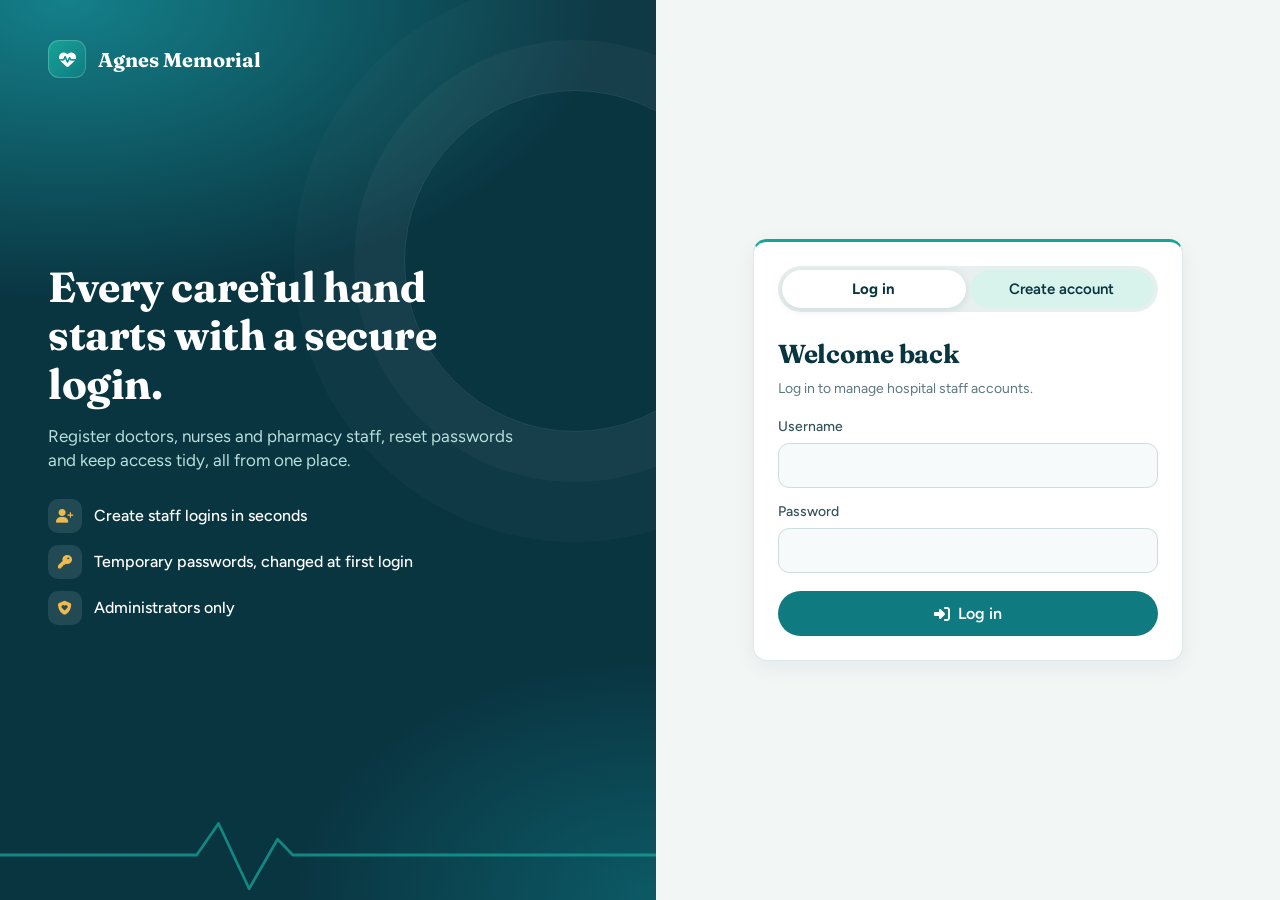
<file: staff/index.html>
<!DOCTYPE html>
<html lang="en">
<head>
<meta charset="UTF-8">
<meta name="viewport" content="width=device-width, initial-scale=1.0">
<title>Staff Portal - Agnes Memorial</title>
<meta name="theme-color" content="#093541">
<link rel="manifest" href="manifest.json">
<link rel="icon" type="image/png" href="icon-192.png">
<link rel="apple-touch-icon" href="icon-192.png">
<meta name="apple-mobile-web-app-capable" content="yes">
<meta name="mobile-web-app-capable" content="yes">
<meta name="apple-mobile-web-app-title" content="Agnes Staff">
<meta name="apple-mobile-web-app-status-bar-style" content="black-translucent">

<link rel="preconnect" href="https://fonts.googleapis.com">
<link rel="preconnect" href="https://fonts.gstatic.com" crossorigin>
<link href="https://fonts.googleapis.com/css2?family=Figtree:wght@400;500;600;700&family=Fraunces:opsz,wght@9..144,600;9..144,700&display=swap" rel="stylesheet">
<link rel="stylesheet" href="staff-portal.css">
<link rel="stylesheet" href="https://cdnjs.cloudflare.com/ajax/libs/font-awesome/6.7.2/css/all.min.css">
</head>
<body>
<div class="install-banner no-print" id="installBanner" hidden>
  <img src="icon-192.png" alt="" width="44" height="44">
  <div class="ib-text">
    <strong>Install Agnes Staff</strong>
    <span id="ibText">Open the portal like an app, straight from your home screen.</span>
  </div>
  <button class="btn js-install" id="ibInstall" type="button"><i class="fa fa-download"></i> Install</button>
  <button class="ib-close" id="ibClose" type="button" aria-label="Dismiss"><i class="fa fa-xmark"></i></button>
</div>
<header class="top no-print">
  <div class="brand"><span class="mark"><i class="fa-solid fa-heart-pulse"></i></span> Agnes Memorial <small>Staff Portal</small></div>
  <nav id="topNav" hidden>
    <span id="who"></span>
    <button class="btn js-install" type="button" hidden><i class="fa fa-download"></i> Install app</button>
    <button class="btn" id="logoutBtn"><i class="fa fa-right-from-bracket"></i> Log out</button>
    <button class="btn danger" id="deleteAccBtn"><i class="fa fa-user-xmark"></i> Delete account</button>
  </nav>
</header>

<main class="no-print">
  <!-- Portal login / sign-up -->
  <section class="auth" id="authSection">
    <aside class="auth-art">
      <div class="brand"><span class="mark"><i class="fa-solid fa-heart-pulse"></i></span> Agnes Memorial</div>
      <div class="art-copy">
        <h1>Every careful hand starts with a secure login.</h1>
        <p>Register doctors, nurses and pharmacy staff, reset passwords and keep access tidy, all from one place.</p>
        <ul>
          <li><i class="fa-solid fa-user-plus"></i> Create staff logins in seconds</li>
          <li><i class="fa-solid fa-key"></i> Temporary passwords, changed at first login</li>
          <li><i class="fa-solid fa-shield-heart"></i> Administrators only</li>
        </ul>
      </div>
      <svg class="pulse" viewBox="0 0 600 80" preserveAspectRatio="none" aria-hidden="true"><path d="M0 40h180l20-28 28 58 26-44 14 14h332" fill="none" stroke="currentColor" stroke-width="2.5" stroke-linecap="round" stroke-linejoin="round"/></svg>
    </aside>
    <div class="auth-panel">
      <div class="card auth-card">
        <div class="tabs">
          <button class="btn" id="tabLogin" type="button">Log in</button>
          <button class="btn ghost" id="tabSignup" type="button">Create account</button>
        </div>
        <form id="loginForm">
          <h2>Welcome back</h2>
          <p class="hint">Log in to manage hospital staff accounts.</p>
          <label>Username<input id="lUser" autocomplete="username" autocapitalize="none" required></label>
          <label>Password<input id="lPass" type="password" autocomplete="current-password" required></label>
          <p id="lMsg" class="error" role="alert"></p>
          <button class="btn block" type="submit" id="lBtn"><i class="fa fa-right-to-bracket"></i> Log in</button>
        </form>
        <form id="signupForm" hidden>
          <h2>Create portal account</h2>
          <p class="hint">For administrators who register hospital staff. You need the registration code from the system owner.</p>
          <label>Full name<input id="sName" maxlength="150" required></label>
          <label>Username<input id="sUser" autocomplete="username" autocapitalize="none" maxlength="60" required></label>
          <label>Password (8+ characters, letters and numbers)<input id="sPass" type="password" autocomplete="new-password" minlength="8" required></label>
          <label>Registration code<input id="sCode" type="password" autocomplete="off" required></label>
          <p id="sMsg" class="error" role="alert"></p>
          <button class="btn block" type="submit" id="sBtn"><i class="fa fa-user-plus"></i> Create account</button>
        </form>
        <button class="btn ghost block js-install" type="button" hidden><i class="fa fa-download"></i> Install app on this device</button>
        <p class="hint ios-hint" id="iosHint" hidden><i class="fa-solid fa-arrow-up-from-bracket"></i> To install on iPhone: tap Share, then Add to Home Screen.</p>
      </div>
    </div>
  </section>

  <!-- Dashboard -->
  <section id="appSection" hidden>
    <div class="hero">
      <div>
        <h1>Staff accounts</h1>
        <p>Register new hospital staff and keep existing logins under control.</p>
      </div>
      <div class="stats">
        <div class="stat"><i class="fa-solid fa-user-doctor"></i><b id="stEmp">0</b><span>Employees</span></div>
        <div class="stat"><i class="fa-solid fa-key"></i><b id="stReq">0</b><span>Password requests</span></div>
      </div>
    </div>
    <div class="card">
      <h2><i class="fa-solid fa-user-plus"></i> Register hospital staff login</h2>
      <p class="hint">These are the details the employee uses on the hospital login page. They will be asked to choose their own password at first login.</p>
      <form id="empForm" class="grid">
        <label>Username<input id="eUser" autocapitalize="none" maxlength="60" required></label>
        <label>Email<input id="eEmail" type="email" maxlength="191" required></label>
        <label>Full name (optional)<input id="eName" maxlength="150"></label>
        <label>Role
          <select id="eRole" required>
            <option value="" disabled selected>Select role</option>
            <option>Admin</option><option>Doctor</option><option>Nurse</option>
            <option>Receptionist</option><option>Pharmacist</option><option>Laboratory</option>
          </select>
        </label>
        <label>Temporary password<input id="ePass" minlength="8" autocomplete="off" required></label>
        <div class="end" style="gap:8px">
          <button class="btn ghost" type="button" id="genBtn"><i class="fa fa-wand-magic-sparkles"></i> Generate</button>
          <button class="btn" type="submit" id="empBtn"><i class="fa fa-user-plus"></i> Register</button>
        </div>
      </form>
    </div>

    <div class="card" id="reqCard" hidden>
      <h2><i class="fa-solid fa-key"></i> Forgot-password requests <span class="count" id="reqCount"></span></h2>
      <div class="scroll"><table>
        <thead><tr><th>Name</th><th>Username</th><th>Requested</th><th>Actions</th></tr></thead>
        <tbody id="reqBody"></tbody>
      </table></div>
    </div>

    <div class="card">
      <h2><i class="fa-solid fa-users"></i> Employees <span class="count" id="empCount"></span></h2>
      <div class="scroll"><table>
        <thead><tr><th>ID</th><th>Username</th><th>Email</th><th>Role</th><th>Last login</th><th>Actions</th></tr></thead>
        <tbody id="empBody"></tbody>
      </table></div>
    </div>
  </section>
</main>

<dialog id="credDialog">
  <div class="slip">
    <h2><i class="fa-solid fa-hospital"></i> Agnes Memorial Medical Hospital</h2>
    <p id="credTitle" class="hint"></p>
    <dl class="info one">
      <div><dt>Role</dt><dd id="cRole"></dd></div>
      <div><dt>Email</dt><dd id="cEmail"></dd></div>
      <div><dt>Login page</dt><dd id="cUrl"></dd></div>
      <div><dt>Username</dt><dd id="cUser" class="mono"></dd></div>
      <div><dt>Temporary password</dt><dd id="cPass" class="mono"></dd></div>
    </dl>
    <p class="hint">Shown only once. Choose your own password the first time you log in.</p>
  </div>
  <div class="actions no-print">
    <button class="btn ghost" id="copyBtn"><i class="fa fa-copy"></i> Copy</button>
    <button class="btn ghost" id="printBtn"><i class="fa fa-print"></i> Print</button>
    <button class="btn" id="credClose">Done</button>
  </div>
</dialog>
<dialog id="confirmDialog" class="ask">
  <div class="ask-icon"><i id="qIcon" class="fa-solid fa-key"></i></div>
  <h3 id="qTitle"></h3>
  <p id="qText"></p>
  <input type="password" id="qPass" placeholder="Enter your password" autocomplete="current-password" hidden>
  <div class="ask-actions">
    <button class="btn ghost" id="qCancel" type="button">Cancel</button>
    <button class="btn" id="qOk" type="button">Yes</button>
  </div>
</dialog>
<dialog id="offlineDialog" class="offline">
  <svg viewBox="0 0 220 60" aria-hidden="true"><path d="M4 30h60l10-16 14 38 12-30 8 8h28" fill="none" stroke="#f0b94d" stroke-width="3" stroke-linecap="round" stroke-linejoin="round"/><path d="M146 30h70" fill="none" stroke="#f0b94d" stroke-width="3" stroke-linecap="round" stroke-dasharray="2 9" opacity=".6"/></svg>
  <h2>No internet connection</h2>
  <p>The Agnes Memorial staff portal needs internet to work. Connect to Wi-Fi or mobile data, then try again.</p>
  <p id="offMsg" class="off-msg" role="status"></p>
  <button class="btn" id="offRetry" type="button"><i class="fa fa-rotate"></i> Try again</button>
</dialog>
<div id="toast" role="status"></div>

<script src="config.js"></script>
<script src="portal.js"></script>
<script src="pwa.js"></script>
</body>
</html>
</file>
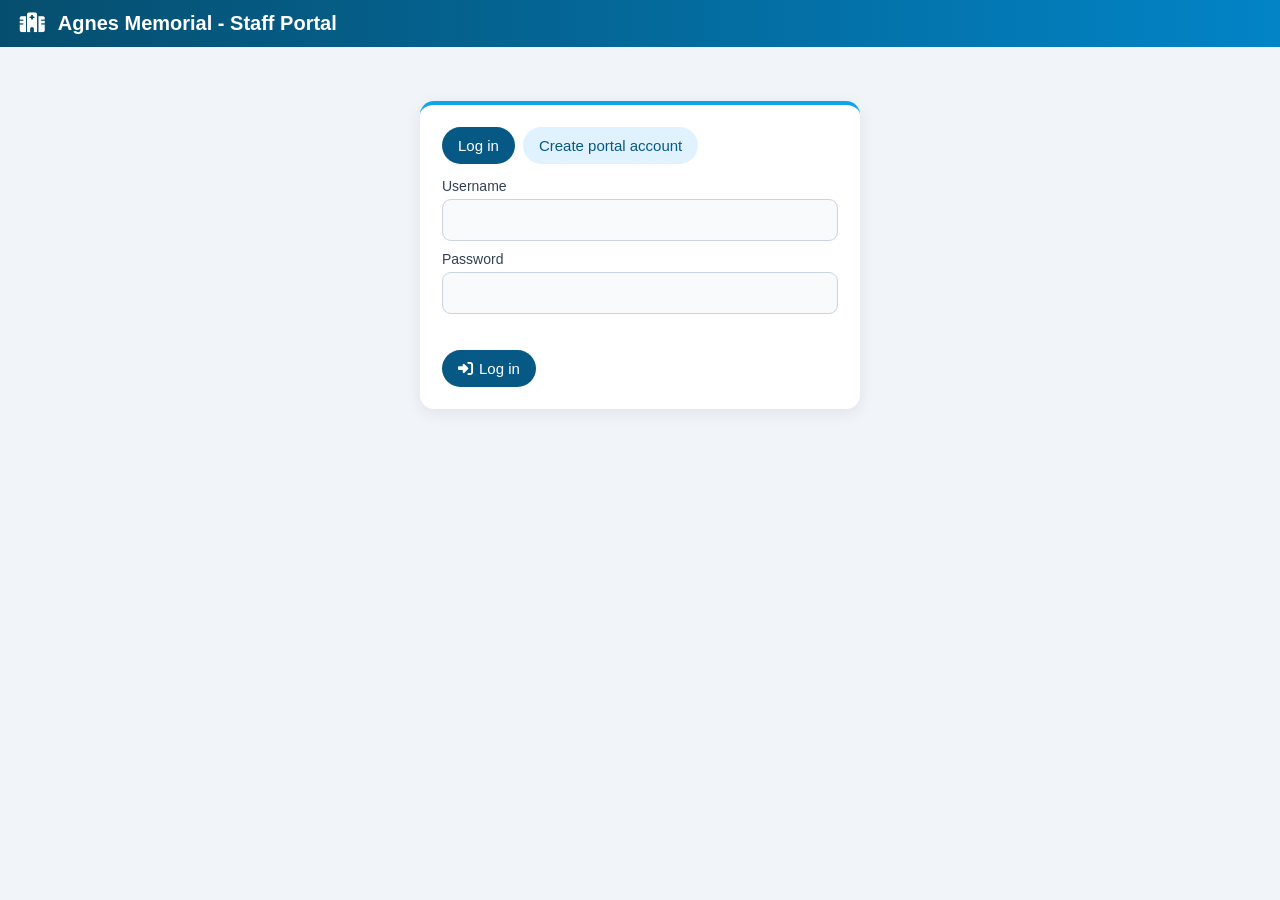
<file: portal.html>
<!DOCTYPE html>
<html lang="en">
<head>
<meta charset="UTF-8">
<meta name="viewport" content="width=device-width, initial-scale=1.0">
<title>Staff Portal - Agnes Memorial</title>
<link rel="stylesheet" href="staff-portal.css">
<link rel="stylesheet" href="https://cdnjs.cloudflare.com/ajax/libs/font-awesome/6.7.2/css/all.min.css">
</head>
<body>
<header class="top no-print">
  <div class="brand"><i class="fa-solid fa-hospital"></i> Agnes Memorial - Staff Portal</div>
  <nav id="topNav" hidden>
    <span id="who" style="align-self:center"></span>
    <button class="btn" id="logoutBtn"><i class="fa fa-right-from-bracket"></i> Log out</button>
  </nav>
</header>

<main class="no-print">
  <!-- Portal login / sign-up -->
  <section class="card" id="authSection" style="max-width:440px;margin:30px auto 0;width:100%">
    <div class="actions" style="justify-content:flex-start;margin:0 0 14px">
      <button class="btn" id="tabLogin" type="button">Log in</button>
      <button class="btn ghost" id="tabSignup" type="button">Create portal account</button>
    </div>
    <form id="loginForm">
      <label>Username<input id="lUser" autocomplete="username" autocapitalize="none" required></label>
      <label>Password<input id="lPass" type="password" autocomplete="current-password" required></label>
      <p id="lMsg" class="error" role="alert"></p>
      <button class="btn" type="submit" id="lBtn"><i class="fa fa-right-to-bracket"></i> Log in</button>
    </form>
    <form id="signupForm" hidden>
      <p class="hint">Portal accounts are for administrators who register hospital staff. You need the registration code from the system owner.</p>
      <label>Full name<input id="sName" maxlength="150" required></label>
      <label>Username<input id="sUser" autocomplete="username" autocapitalize="none" maxlength="60" required></label>
      <label>Password (8+ characters, letters and numbers)<input id="sPass" type="password" autocomplete="new-password" minlength="8" required></label>
      <label>Registration code<input id="sCode" type="password" autocomplete="off" required></label>
      <p id="sMsg" class="error" role="alert"></p>
      <button class="btn" type="submit" id="sBtn"><i class="fa fa-user-plus"></i> Create account</button>
    </form>
  </section>

  <!-- Dashboard -->
  <section id="appSection" hidden>
    <div class="card">
      <h2>Register hospital staff login</h2>
      <p class="hint">These are the details the employee uses on the hospital login page. They will be asked to choose their own password at first login.</p>
      <form id="empForm" class="grid">
        <label>Username<input id="eUser" autocapitalize="none" maxlength="60" required></label>
        <label>Email<input id="eEmail" type="email" maxlength="191" required></label>
        <label>Full name (optional)<input id="eName" maxlength="150"></label>
        <label>Role
          <select id="eRole" required>
            <option value="" disabled selected>Select role</option>
            <option>Admin</option><option>Doctor</option><option>Nurse</option>
            <option>Receptionist</option><option>Pharmacist</option><option>Laboratory</option>
          </select>
        </label>
        <label>Temporary password<input id="ePass" minlength="8" autocomplete="off" required></label>
        <div class="end" style="gap:8px">
          <button class="btn ghost" type="button" id="genBtn"><i class="fa fa-wand-magic-sparkles"></i> Generate</button>
          <button class="btn" type="submit" id="empBtn"><i class="fa fa-user-plus"></i> Register</button>
        </div>
      </form>
    </div>

    <div class="card" id="reqCard" hidden>
      <h2>Forgot-password requests <span class="count" id="reqCount"></span></h2>
      <div class="scroll"><table>
        <thead><tr><th>Name</th><th>Username</th><th>Requested</th><th>Actions</th></tr></thead>
        <tbody id="reqBody"></tbody>
      </table></div>
    </div>

    <div class="card">
      <h2>Employees <span class="count" id="empCount"></span></h2>
      <div class="scroll"><table>
        <thead><tr><th>ID</th><th>Username</th><th>Email</th><th>Role</th><th>Last login</th><th>Actions</th></tr></thead>
        <tbody id="empBody"></tbody>
      </table></div>
    </div>
  </section>
</main>

<dialog id="credDialog">
  <div class="slip">
    <h2><i class="fa-solid fa-hospital"></i> Agnes Memorial Medical Hospital</h2>
    <p id="credTitle" class="hint"></p>
    <dl class="info one">
      <div><dt>Role</dt><dd id="cRole"></dd></div>
      <div><dt>Email</dt><dd id="cEmail"></dd></div>
      <div><dt>Login page</dt><dd id="cUrl"></dd></div>
      <div><dt>Username</dt><dd id="cUser" class="mono"></dd></div>
      <div><dt>Temporary password</dt><dd id="cPass" class="mono"></dd></div>
    </dl>
    <p class="hint">Shown only once. Choose your own password the first time you log in.</p>
  </div>
  <div class="actions no-print">
    <button class="btn ghost" id="copyBtn"><i class="fa fa-copy"></i> Copy</button>
    <button class="btn ghost" id="printBtn"><i class="fa fa-print"></i> Print</button>
    <button class="btn" id="credClose">Done</button>
  </div>
</dialog>
<div id="toast" role="status"></div>

<script src="config.js"></script>
<script src="portal.js"></script>
</body>
</html>
</file>
<file: staff/staff-portal.css>
:root{
  --ink:#0d2b33;--muted:#5d7780;--line:#dde8e9;--bg:#f2f6f5;--card:#fff;
  --deep:#093541;--teal:#0f7b80;--teal-2:#17a398;--mint:#d8f2ec;--gold:#f0b94d;--red:#c8372d;--red-bg:#fdeceb;
  --r:14px;
}
*{margin:0;padding:0;box-sizing:border-box}
[hidden]{display:none!important}
body{font-family:'Figtree','Segoe UI',system-ui,sans-serif;background:var(--bg);color:var(--ink);min-height:100vh;line-height:1.45}
h1,h2,h3{font-family:'Fraunces',Georgia,serif;letter-spacing:-.01em}
button,input,select{font-family:inherit}
:focus-visible{outline:3px solid rgba(23,163,152,.45);outline-offset:2px}

/* ---------- top bar ---------- */
.top{position:sticky;top:0;z-index:20;display:flex;flex-wrap:wrap;gap:10px;justify-content:space-between;align-items:center;padding:12px 28px;background:var(--deep);color:#fff;box-shadow:0 2px 14px rgba(9,53,65,.25)}
.brand{display:flex;align-items:center;gap:12px;font-family:'Fraunces',Georgia,serif;font-size:20px;font-weight:700}
.brand small{font-family:'Figtree',sans-serif;font-weight:500;font-size:13px;color:#9fd0ce;border-left:1px solid rgba(255,255,255,.25);padding-left:12px}
.mark{display:grid;place-items:center;width:38px;height:38px;border-radius:11px;background:linear-gradient(135deg,var(--teal-2),var(--teal));color:#fff;font-size:17px;box-shadow:inset 0 0 0 1px rgba(255,255,255,.2)}
nav{display:flex;flex-wrap:wrap;gap:8px;align-items:center}
#who{color:#cfe9e7;font-size:14px;margin-right:6px}
#who i{color:var(--gold);margin-right:6px}
.top .btn{background:rgba(255,255,255,.12);color:#fff}
.top .btn:hover{background:rgba(255,255,255,.22)}
.top .btn.danger{background:rgba(200,55,45,.25);color:#ffd5d1}
.top .btn.danger:hover{background:rgba(200,55,45,.45)}

main{max-width:1080px;margin:0 auto;padding:28px 18px 60px;display:grid;gap:20px}
main:has(#authSection:not([hidden])){max-width:none;padding:0;display:block}
body:has(#authSection:not([hidden])) .top{display:none}
#appSection{display:grid;gap:20px}

/* ---------- login / register ---------- */
.auth{display:grid;grid-template-columns:minmax(0,1.05fr) minmax(0,1fr);min-height:100vh}
.auth-art{position:relative;overflow:hidden;display:flex;flex-direction:column;justify-content:space-between;gap:30px;padding:40px 48px 0;color:#fff;
  background:radial-gradient(900px 500px at 10% 0%,#14808a 0%,transparent 60%),radial-gradient(600px 400px at 100% 100%,#0c5a66 0%,transparent 60%),var(--deep)}
.auth-art::before{content:"";position:absolute;right:-90px;top:90px;width:340px;height:340px;border-radius:50%;border:1px solid rgba(255,255,255,.1);box-shadow:0 0 0 50px rgba(255,255,255,.03),0 0 0 110px rgba(255,255,255,.02)}
.auth-art>*{position:relative}
.art-copy{max-width:470px}
.art-copy h1{font-size:clamp(28px,3.4vw,42px);line-height:1.15;margin-bottom:16px}
.art-copy p{color:#b9dedc;font-size:17px;margin-bottom:26px}
.art-copy ul{list-style:none;display:grid;gap:12px}
.art-copy li{display:flex;align-items:center;gap:12px;font-weight:500}
.art-copy li i{display:grid;place-items:center;width:34px;height:34px;border-radius:10px;background:rgba(255,255,255,.1);color:var(--gold);font-size:14px}
.pulse{display:block;width:calc(100% + 96px);margin:0 -48px;height:90px;color:var(--teal-2);opacity:.75}
.pulse path{stroke-dasharray:1000;stroke-dashoffset:1000;animation:trace 3.2s ease-out .3s forwards}
@keyframes trace{to{stroke-dashoffset:0}}
.auth-panel{display:flex;align-items:center;justify-content:center;padding:32px 20px;background:var(--bg)}
.auth-card{width:100%;max-width:430px;padding:30px;border-top:0;box-shadow:0 18px 50px rgba(9,53,65,.12)}
.auth-card h2{font-size:26px;margin-bottom:4px}
.auth-card .hint{margin-bottom:18px}
.tabs{display:grid;grid-template-columns:1fr 1fr;gap:4px;padding:4px;margin-bottom:24px;background:#e8f0ef;border-radius:999px}
.tabs .btn{justify-content:center;background:transparent;color:var(--muted);box-shadow:none}
.tabs .btn:hover{background:rgba(255,255,255,.6)}
.tabs .btn:not(.ghost){background:#fff;color:var(--deep);font-weight:700;box-shadow:0 2px 8px rgba(9,53,65,.12)}
.btn.block{width:100%;justify-content:center;padding:13px;font-size:16px;margin-top:4px}

/* ---------- dashboard ---------- */
.hero{display:flex;flex-wrap:wrap;gap:18px;align-items:center;justify-content:space-between;padding:26px 28px;border-radius:18px;color:#fff;
  background:radial-gradient(500px 240px at 90% 0%,rgba(23,163,152,.55),transparent 70%),linear-gradient(120deg,var(--deep),#0c5a66)}
.hero h1{font-size:28px;margin-bottom:4px}
.hero p{color:#b9dedc}
.stats{display:flex;gap:12px;flex-wrap:wrap}
.stat{display:grid;grid-template-columns:auto 1fr;grid-template-rows:auto auto;column-gap:12px;align-items:center;min-width:170px;padding:14px 18px;border-radius:14px;background:rgba(255,255,255,.1);border:1px solid rgba(255,255,255,.14)}
.stat i{grid-row:span 2;display:grid;place-items:center;width:40px;height:40px;border-radius:12px;background:rgba(240,185,77,.18);color:var(--gold)}
.stat b{font-family:'Fraunces',serif;font-size:26px;line-height:1}
.stat span{font-size:13px;color:#b9dedc}

.card{background:var(--card);border-radius:var(--r);padding:24px;border:1px solid var(--line);border-top:3px solid var(--teal-2);box-shadow:0 6px 22px rgba(9,53,65,.06)}
h2{font-size:19px;color:var(--deep);margin-bottom:8px;display:flex;align-items:center;gap:10px}
h2>i{display:grid;place-items:center;width:32px;height:32px;border-radius:9px;background:var(--mint);color:var(--teal);font-size:14px}
.hint{color:var(--muted);font-size:14px;margin-bottom:16px;line-height:1.5}
.count{font-family:'Figtree',sans-serif;font-size:14px;color:var(--muted);font-weight:500}

.info{display:grid;grid-template-columns:repeat(auto-fit,minmax(190px,1fr));gap:12px}
.info.one{grid-template-columns:1fr}
.info dt{font-size:13px;color:var(--muted)}.info dd{font-weight:600;word-break:break-word}
.mono{font-family:Consolas,monospace;font-size:18px;letter-spacing:.5px}
.grid{display:grid;grid-template-columns:repeat(auto-fit,minmax(220px,1fr));gap:16px;align-items:end}
.end{display:flex;align-items:end}

label{display:flex;flex-direction:column;gap:6px;font-size:14px;font-weight:500;color:#34535c;margin-bottom:14px}
.grid label{margin-bottom:0}
input,select{padding:12px 14px;border:1px solid #cddcdd;border-radius:11px;font-size:16px;background:#f7fafa;color:var(--ink);outline:none;transition:border-color .15s,box-shadow .15s,background .15s}
input:focus,select:focus{border-color:var(--teal-2);box-shadow:0 0 0 4px rgba(23,163,152,.18);background:#fff}

.btn{display:inline-flex;align-items:center;gap:8px;padding:10px 18px;border:none;border-radius:999px;background:var(--teal);color:#fff;font-size:15px;font-weight:600;cursor:pointer;text-decoration:none;transition:background .15s,transform .15s}
.btn:hover{background:var(--deep)}.btn:active{transform:scale(.97)}.btn:disabled{opacity:.6;cursor:wait}
.btn.ghost{background:var(--mint);color:var(--deep)}.btn.ghost:hover{background:#bfe8df}
.btn.sm{padding:6px 12px;font-size:13px}
.btn.danger{background:var(--red-bg);color:var(--red)}.btn.danger:hover{background:#fbd5d2}

.scroll{overflow-x:auto}
table{width:100%;border-collapse:collapse;min-width:760px}
th,td{text-align:left;padding:12px 10px;border-bottom:1px solid var(--line);font-size:14px;vertical-align:middle}
th{color:var(--muted);font-weight:600;font-size:13px;background:#f5f9f8}
th:first-child{border-radius:9px 0 0 9px}th:last-child{border-radius:0 9px 9px 0}
tbody tr:hover{background:#f8fbfa}
tbody tr:last-child td{border-bottom:0}
td.acts{display:flex;gap:6px;flex-wrap:wrap}
.who{display:flex;align-items:center;gap:10px;font-weight:600}
.av{display:grid;place-items:center;width:30px;height:30px;border-radius:50%;background:var(--mint);color:var(--teal);font-weight:700;text-transform:uppercase}
.badge{display:inline-block;padding:3px 11px;border-radius:999px;font-size:12px;font-weight:600;background:var(--mint);color:var(--deep)}
.badge.r-admin{background:#fdf0d3;color:#8a5a00}
.badge.r-doctor{background:#dbeafe;color:#1e4f9c}
.badge.r-nurse{background:#ffe4ec;color:#a3254f}
.badge.r-receptionist{background:#ede4fb;color:#5b34a6}
.badge.r-pharmacist{background:#dcf5e3;color:#1c7a3a}
.badge.r-laboratory{background:#d9f3f7;color:#0b6577}
.empty{text-align:center;color:var(--muted);padding:30px}

/* ---------- dialogs ---------- */
dialog{border:none;border-radius:18px;padding:24px;width:min(440px,92vw);margin:auto;box-shadow:0 24px 60px rgba(0,0,0,.35);color:var(--ink)}
dialog::backdrop{background:rgba(9,53,65,.6);backdrop-filter:blur(3px)}
.actions{display:flex;flex-wrap:wrap;gap:8px;justify-content:flex-end;margin-top:16px}
.slip{border:2px dashed #9bb8bb;border-radius:14px;padding:18px;background:#fafdfc}
.slip h2{font-size:16px}
.slip h2 i{background:none;width:auto;height:auto}

/* ---------- alerts ---------- */
.error{margin-bottom:12px}
.error:empty{display:none}
.error:not(:empty){display:flex;align-items:center;gap:10px;background:var(--red-bg);color:#8e2019;border:1px solid #f6c7c3;border-left:5px solid var(--red);border-radius:10px;padding:10px 14px;font-size:14px;font-weight:600;animation:pop .25s ease}
.error:not(:empty)::before{content:"\f06a";font-family:"Font Awesome 6 Free";font-weight:900;font-size:16px;color:var(--red)}
#toast{position:fixed;bottom:24px;left:50%;transform:translate(-50%,24px);display:flex;align-items:center;gap:12px;background:#fff;color:var(--ink);padding:13px 20px;border-radius:14px;border-left:6px solid var(--teal-2);box-shadow:0 12px 32px rgba(9,53,65,.25);opacity:0;pointer-events:none;transition:.3s;z-index:99;max-width:92vw;font-size:15px;font-weight:600}
#toast i{font-size:20px;color:var(--teal-2)}
#toast.show{opacity:1;transform:translate(-50%,0)}
#toast.err{border-left-color:var(--red)}#toast.err i{color:var(--red)}
dialog.ask{text-align:center;padding:28px 26px 22px;border-top:6px solid var(--teal-2);animation:pop .22s ease}
dialog.ask.danger{border-top-color:var(--red)}
.ask-icon{width:62px;height:62px;border-radius:50%;margin:0 auto 14px;display:flex;align-items:center;justify-content:center;font-size:26px;background:var(--mint);color:var(--teal)}
dialog.ask.danger .ask-icon{background:var(--red-bg);color:var(--red)}
dialog.ask h3{font-size:20px;color:var(--ink);margin-bottom:8px}
dialog.ask p{color:#46646c;font-size:15px;line-height:1.5;margin-bottom:20px}
.ask-actions{display:flex;gap:10px;justify-content:center;flex-wrap:wrap}
.ask-actions .btn{min-width:110px;justify-content:center}
dialog.ask.danger #qOk{background:var(--red);color:#fff}dialog.ask.danger #qOk:hover{background:#a82b22}
#qPass{width:100%;margin:-6px 0 18px;text-align:center}
#qPass.bad{border-color:var(--red);box-shadow:0 0 0 3px rgba(200,55,45,.18)}
@keyframes pop{from{opacity:0;transform:scale(.95)}to{opacity:1;transform:scale(1)}}

/* ---------- responsive / motion / print ---------- */
@media (max-width:860px){
  .auth{grid-template-columns:1fr;min-height:0}
  .auth-art{padding:22px 22px 0;gap:14px}
  .auth-art::before{display:none}
  .art-copy ul,.art-copy p{display:none}
  .art-copy h1{font-size:23px;margin:0}
  .pulse{width:calc(100% + 44px);margin:0 -22px;height:50px}
  .auth-panel{padding:22px 14px 40px;align-items:flex-start}
  .auth-card{margin-top:-6px}
}
@media (max-width:640px){
  body{font-size:15px}
  .top{padding:10px 14px}
  .brand{font-size:18px}
  .brand small,#who{display:none}
  nav{gap:6px;margin-left:auto}
  .top .btn{padding:8px 12px;font-size:13px}
  main{padding:16px 12px 48px;gap:14px}
  #appSection{gap:14px}
  .hero{padding:20px 18px;border-radius:16px}
  .hero h1{font-size:23px}
  .hero p{font-size:14px}
  .stats{display:grid;grid-template-columns:1fr 1fr;gap:10px;width:100%}
  .stat{min-width:0;padding:12px;column-gap:10px}
  .stat i{width:34px;height:34px}
  .stat b{font-size:22px}
  .stat span{font-size:12px}
  .card{padding:18px 16px}
  .auth-card{padding:22px 18px}
  .auth-card h2{font-size:23px}
  .grid{grid-template-columns:1fr}
  .end{gap:8px}
  .end .btn{flex:1;justify-content:center;padding:12px}
  input,select{width:100%}

  /* tables become cards */
  .scroll{overflow:visible}
  table{min-width:0;display:block}
  thead{display:none}
  tbody{display:grid;gap:12px}
  tr{display:block;border:1px solid var(--line);border-radius:12px;padding:6px 14px 14px;background:#fbfdfc}
  tbody tr:hover{background:#fbfdfc}
  td{display:flex;justify-content:space-between;align-items:center;gap:14px;border-bottom:1px dashed var(--line);padding:9px 0;text-align:right;word-break:break-word}
  td::before{content:attr(data-label);flex:none;color:var(--muted);font-size:12px;font-weight:600;text-align:left}
  td.main-cell{font-size:16px}
  td.acts{display:flex;border-bottom:0;padding:12px 0 0}
  td.acts::before{display:none}
  td.acts .btn{flex:1;justify-content:center;padding:9px 10px}
  td.empty{display:block;text-align:center;border:0}
  td.empty::before{display:none}

  /* dialogs */
  dialog{width:94vw;padding:18px}
  dialog.ask{padding:24px 18px 18px}
  .slip{padding:14px}
  .mono{font-size:16px}
  .actions .btn{flex:1;justify-content:center}
  .ask-actions .btn{flex:1;min-width:0}
  #toast{bottom:calc(16px + env(safe-area-inset-bottom,0px));width:calc(100vw - 24px);font-size:14px}
}
@media (max-width:360px){
  .brand{font-size:16px}.mark{width:32px;height:32px}
  .top .btn i{display:none}
}
@media (prefers-reduced-motion:reduce){*{animation:none!important;transition:none!important}.pulse path{stroke-dashoffset:0}}
@media print{.no-print{display:none!important}body{background:#fff}dialog{position:static;box-shadow:none;width:100%}dialog::backdrop{display:none}}

/* ---------- install app ---------- */
.auth-card .js-install{margin-top:14px}
.ios-hint{margin:14px 0 0;text-align:center}
.ios-hint i{color:var(--teal);margin-right:6px}
@media (display-mode:standalone){.js-install,.ios-hint{display:none!important}}

/* ---------- install banner ---------- */
.install-banner{display:flex;align-items:center;gap:12px;padding:10px 16px;background:linear-gradient(90deg,#0f7b80,#17a398);color:#fff;box-shadow:0 2px 12px rgba(9,53,65,.25);position:relative;z-index:30}
.install-banner[hidden]{display:none}
.install-banner img{border-radius:11px;flex:none;box-shadow:0 0 0 2px rgba(255,255,255,.35)}
.ib-text{display:flex;flex-direction:column;min-width:0;flex:1;line-height:1.3}
.ib-text strong{font-size:15px}
.ib-text span{font-size:13px;color:#e3f6f3}
.install-banner .btn{background:#fff;color:var(--deep);flex:none}
.install-banner .btn:hover{background:var(--gold)}
.ib-close{flex:none;width:32px;height:32px;border:0;border-radius:50%;background:rgba(255,255,255,.18);color:#fff;cursor:pointer;font-size:14px}
.ib-close:hover{background:rgba(255,255,255,.32)}
body:has(#installBanner:not([hidden])) .auth{min-height:calc(100vh - 64px)}
@media (max-width:640px){.install-banner{padding:9px 12px;gap:10px}.ib-text span{font-size:12px}.install-banner img{width:38px;height:38px}}

/* ---------- offline lock screen ---------- */
dialog.offline{width:100vw;max-width:none;height:100dvh;max-height:none;margin:0;border-radius:0;padding:24px;color:#fff;text-align:center;
  background:radial-gradient(600px 400px at 50% 0%,#14808a 0%,transparent 70%),#093541;box-shadow:none}
dialog.offline[open]{display:flex;flex-direction:column;align-items:center;justify-content:center;gap:14px}
dialog.offline::backdrop{background:#093541}
dialog.offline svg{width:min(240px,70vw);margin-bottom:6px}
dialog.offline h2{color:#fff;font-size:28px;margin:0;display:block}
dialog.offline p{max-width:380px;color:#b9dedc;font-size:16px;line-height:1.5}
dialog.offline .off-msg{font-size:14px;color:#f0b94d;min-height:20px}
dialog.offline .btn{background:#f0b94d;color:#093541;padding:12px 26px;font-size:16px}
dialog.offline .btn:hover{background:#fff}
</file>
<file: staff-portal.css>
*{margin:0;padding:0;box-sizing:border-box;font-family:'Segoe UI',sans-serif}
[hidden]{display:none!important}
body{background:#f1f5f9;color:#0f172a;min-height:100vh}
.top{display:flex;flex-wrap:wrap;gap:10px;justify-content:space-between;align-items:center;padding:12px 20px;background:linear-gradient(90deg,#064e6e,#0284c7);color:#fff}
.brand{font-size:20px;font-weight:600}.brand i{margin-right:8px}
nav{display:flex;flex-wrap:wrap;gap:8px}
main{max-width:1050px;margin:24px auto;padding:0 15px;display:grid;gap:18px}
#adminSection{display:grid;gap:18px}
.card{background:#fff;border-radius:14px;padding:22px;border-top:4px solid #0ea5e9;box-shadow:0 4px 16px rgba(15,23,42,.08)}
h1{font-size:24px;color:#075985;margin-bottom:14px}
h2{font-size:18px;color:#075985;margin-bottom:8px}
.hint{color:#64748b;font-size:14px;margin-bottom:14px;line-height:1.5}
.info{display:grid;grid-template-columns:repeat(auto-fit,minmax(190px,1fr));gap:12px}
.info.one{grid-template-columns:1fr}
.info dt{font-size:13px;color:#64748b}.info dd{font-weight:600;word-break:break-word}
.mono{font-family:Consolas,monospace;font-size:18px;letter-spacing:.5px}
.grid{display:grid;grid-template-columns:repeat(auto-fit,minmax(220px,1fr));gap:14px;align-items:end}
.end{display:flex;align-items:end}
label{display:flex;flex-direction:column;gap:5px;font-size:14px;color:#334155;margin-bottom:10px}
.grid label{margin-bottom:0}
input,select{padding:11px;border:1px solid #cbd5e1;border-radius:9px;font-size:16px;background:#f8fafc;outline:none}
input:focus,select:focus{border-color:#0ea5e9;box-shadow:0 0 0 3px rgba(14,165,233,.2);background:#fff}
.btn{display:inline-flex;align-items:center;gap:6px;padding:10px 16px;border:none;border-radius:22px;background:#075985;color:#fff;font-size:15px;cursor:pointer;text-decoration:none;transition:.2s}
.btn:hover{background:#0284c7}.btn:disabled{opacity:.6;cursor:wait}
.top .btn.ghost{background:rgba(255,255,255,.15)}.top .btn.ghost:hover{background:rgba(255,255,255,.3)}
.btn.ghost{background:#e0f2fe;color:#075985}.btn.ghost:hover{background:#bae6fd}
.btn.sm{padding:6px 10px;font-size:13px;border-radius:16px}
.btn.danger{background:#fee2e2;color:#b91c1c}.btn.danger:hover{background:#fecaca}
.scroll{overflow-x:auto}
table{width:100%;border-collapse:collapse;min-width:720px}
th,td{text-align:left;padding:10px 8px;border-bottom:1px solid #e2e8f0;font-size:14px}
th{color:#64748b;font-weight:600}
td.acts{display:flex;gap:6px;flex-wrap:wrap}
.badge{display:inline-block;padding:3px 10px;border-radius:12px;font-size:12px;background:#e0f2fe;color:#075985}
.badge.off{background:#fee2e2;color:#b91c1c}.badge.on{background:#dcfce7;color:#15803d}
.count{font-size:14px;color:#64748b;font-weight:400}
.empty{text-align:center;color:#64748b;padding:22px}
.error{color:#b91c1c;font-weight:600;min-height:20px;margin-bottom:6px}
dialog{border:none;border-radius:16px;padding:24px;width:min(440px,92vw);margin:auto;box-shadow:0 20px 50px rgba(0,0,0,.35)}
dialog::backdrop{background:rgba(15,23,42,.55)}
.actions{display:flex;flex-wrap:wrap;gap:8px;justify-content:flex-end;margin-top:16px}
.slip{border:2px dashed #94a3b8;border-radius:12px;padding:16px}
.slip h2{font-size:16px}
#toast{position:fixed;bottom:22px;left:50%;transform:translate(-50%,20px);background:#0f172a;color:#fff;padding:11px 18px;border-radius:22px;opacity:0;pointer-events:none;transition:.3s;z-index:99;max-width:90vw}
#toast.show{opacity:1;transform:translate(-50%,0)}#toast.err{background:#b91c1c}
@media print{.no-print{display:none!important}body{background:#fff}dialog{position:static;box-shadow:none;width:100%}dialog::backdrop{display:none}}
</file>
